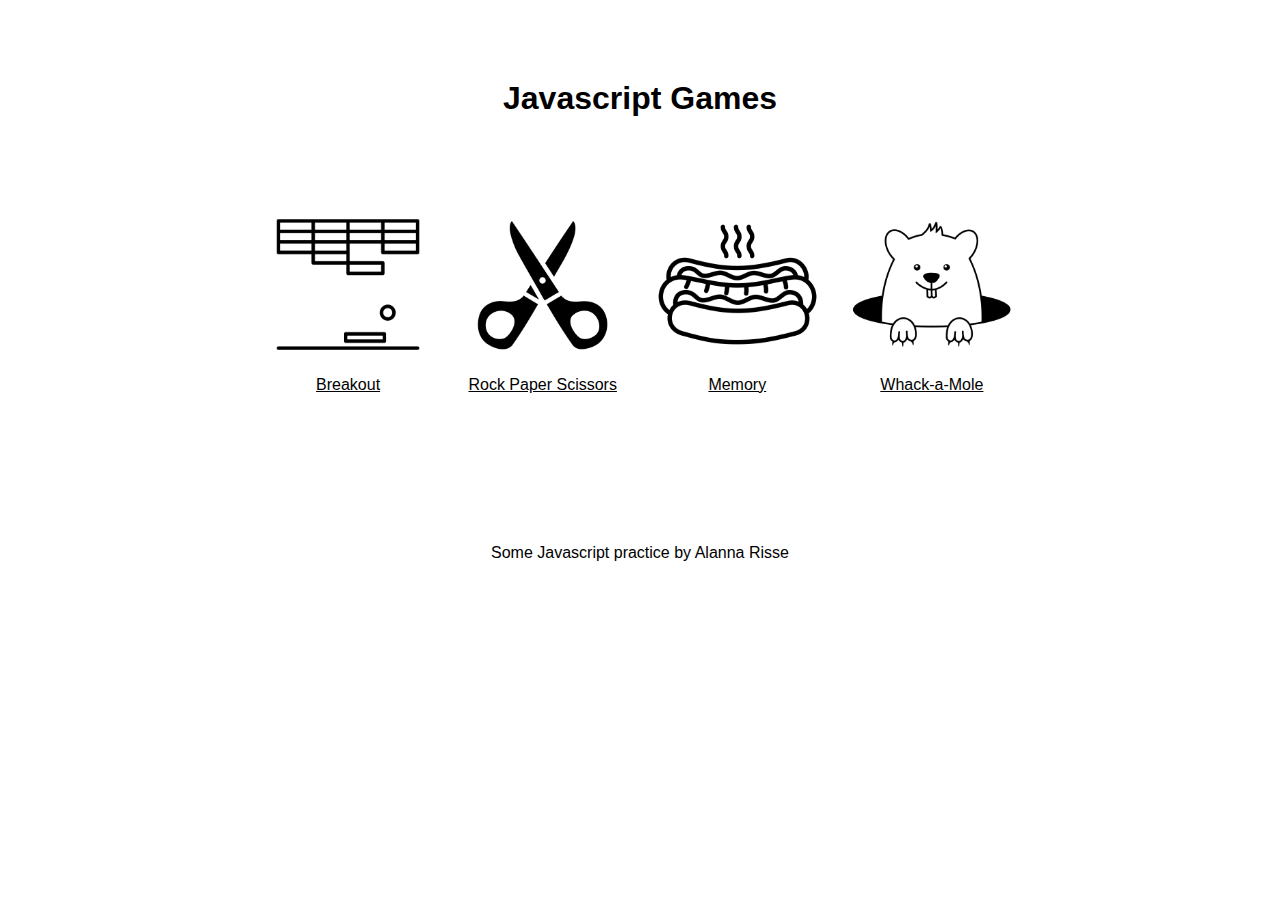
<file: index.html>
<!DOCTYPE html>
<html lang="en">
<head>
  <meta charset="UTF-8">
  <meta name="viewport" content="width=device-width, initial-scale=1.0">
  <title>JS Games</title>
  <style>
    body {
      font-family: 'Gill Sans', 'Gill Sans MT', Calibri, 'Trebuchet MS', sans-serif;
      color: black;
    }
    a {color: black;}
    img {
      width:100%;
    }
    h1 {
      width:60%;
      margin:80px auto;
      text-align:center;
    }
  main {
    width:60%;
    margin:auto;
    display:flex;
    align-items: self-end;
    gap:20px;
    flex-wrap:wrap;
  }
  div {
    flex:20%;
    text-align:center;
  }
  p.by {margin-top:150px;text-align:center;}
  @media screen and (max-width: 768px) {
    main, h1 {
    width:90%;
  }
  main div{flex:45%;}
}
  </style>
</head>
<body>
  <h1>Javascript Games</h1>
  <main>
    
        <div><a href="breakout/index.html"><img src="breakout/images/breakout.png" alt="">Breakout</a></div>
        <div><a href="rock-paper-scissors/index.html"><img src="rock-paper-scissors/images/scissors.png" alt="">Rock Paper Scissors</a></div>
    <div><a href="memory/index.html"><img src="memory/images/hotdog.png" alt="">Memory</a></div>
    <div><a href="whack-a-mole/index.html"><img src="whack-a-mole/images/mole.png" alt="">Whack-a-Mole</a></div>
  </main>
      <p class="by">Some Javascript practice by Alanna Risse</p>

  
</body>
</html>
</file>
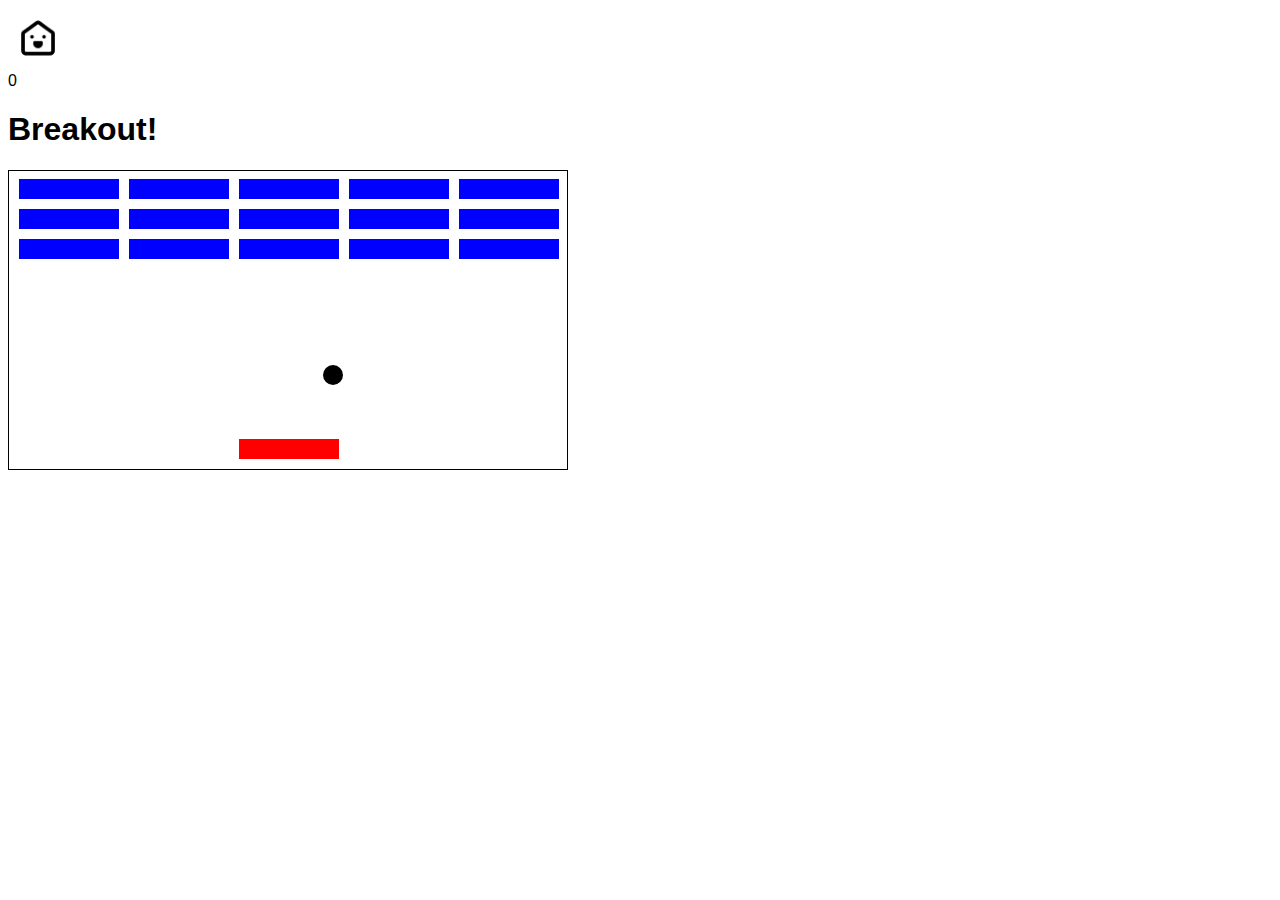
<file: breakout/index.html>
<!DOCTYPE html>
<html lang="en">
<head>
  <meta charset="UTF-8">
  <meta name="viewport" content="width=device-width, initial-scale=1.0">
  <title>Document</title>
  <link rel="stylesheet" href="style.css">
</head>
<body>
  <div class="home"><a href="../index.html"><img src="../home.png"></a></div>
  <div id="score">0</div>
  <main>
    <h1>Breakout!</h1>
    <section class="grid">
    </section>
  </main>
  <script src="app.js"></script>
</body>
</html>
</file>
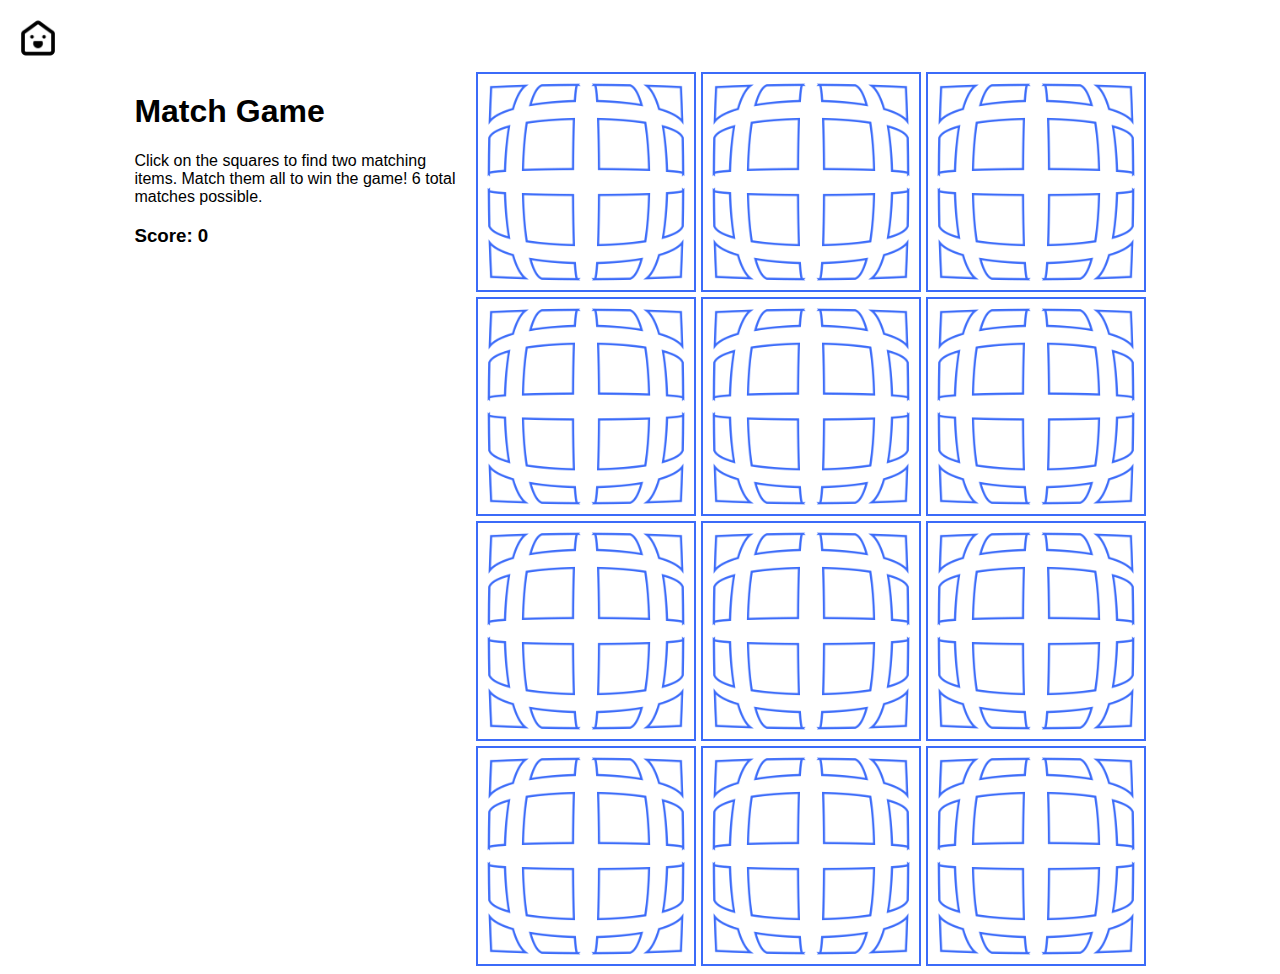
<file: memory/index.html>
<!DOCTYPE html>
<html lang="en">
<head>
  <meta charset="UTF-8">
  <meta name="viewport" content="width=device-width, initial-scale=1.0">
  <title>Memory Game</title>
<link rel="stylesheet" href="style.css"/>
</head>
<body>
<div class="home"><a href="../index.html"><img src="../home.png"></a></div>

<main>
  <div class="left">
  <h1>Match Game</h1>
  <p>Click on the squares to find two matching items. Match them all to win the game! 6 total matches possible.</p>
  <h3>Score: <span id="result">0</span></h3>
  <p id="message">&nbsp;</p>
</div>
<div class="right">
  <div id="grid" class="grid"></div>
</div>
  <audio id="yay">
  <source src="yay.mp3" type="audio/mpeg">
  Your browser does not support the audio element.
</audio>
  <script src="app.js"></script>
</main>  
</body>
</html>
</file>
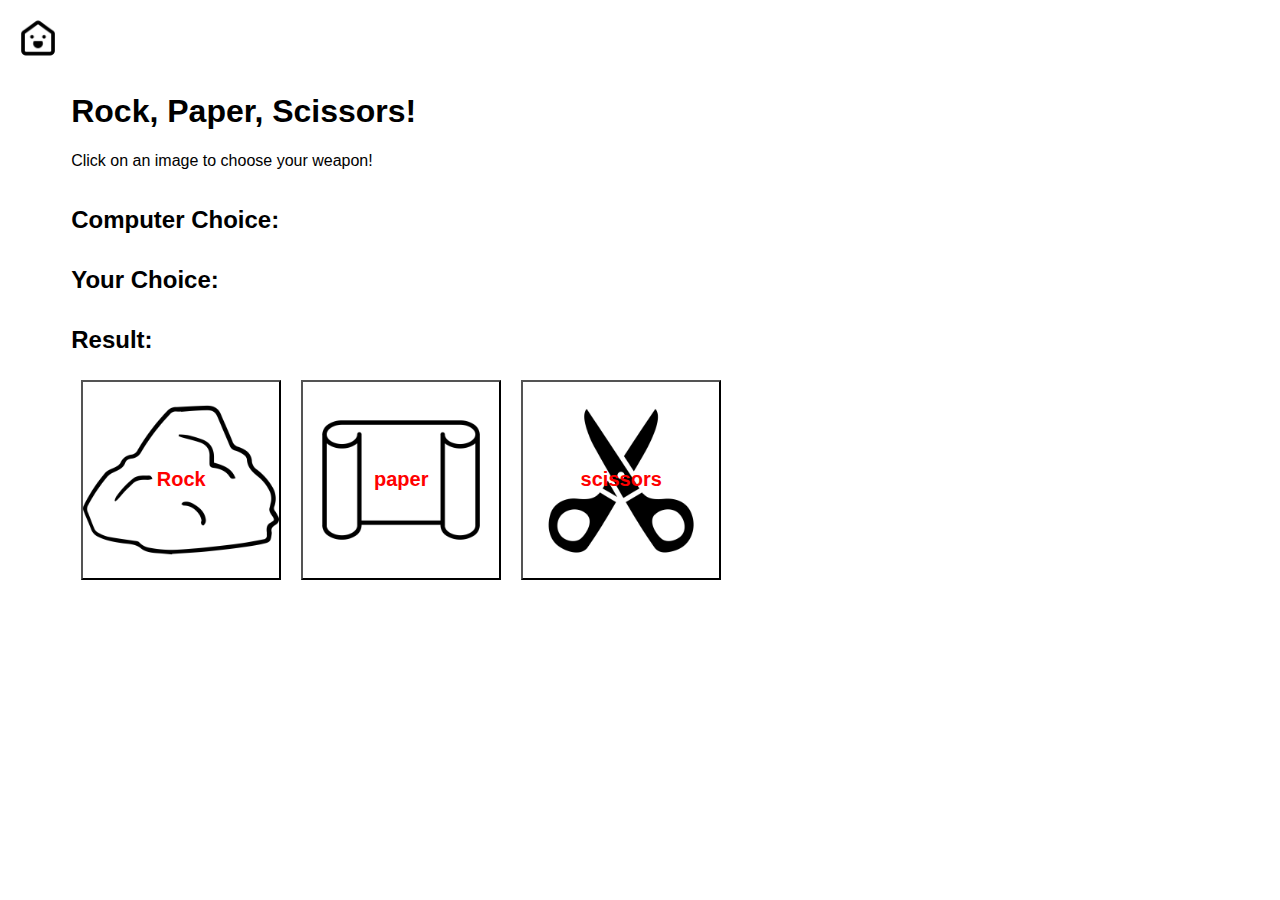
<file: rock-paper-scissors/index.html>
<!DOCTYPE html>
<html lang="en">
<head>
  <meta charset="UTF-8">
  <meta name="viewport" content="width=device-width, initial-scale=1.0">
  <title>Rock Paper Scissors</title>
  <style>

    * {
      box-sizing: border-box;
    }
    span {padding-left:10px;}
    h2 {
      font-size:24px;
      display:flex;
      align-items: center;
      height:60px;
      margin:0;
    }
    p {margin:0 0 20px 0;}
    main {
      width:90%;
      margin:auto;
    }
    body {
      font-family: 'Gill Sans', 'Gill Sans MT', Calibri, 'Trebuchet MS', sans-serif;
    }
  img.small{width:60px; height:60px;}
  button:hover {
    border-color:red;
  }
  #rock { 
    background-image: url('images/rock.png'); 
    background-size:cover;
  }
  #paper { 
    background-image: url('images/paper.png'); 
    background-size:cover;
  }
  button {
    background:none;
    color: red;
    font-weight:bold;
    font-size:20px;
    margin:10px;
    width:200px; 
    height:200px;
  }
  .buttons {
    display:flex;
  }
  #scissors { 

    background-image: url('images/scissors.png'); 
    background-size:cover;
  }
  .home img {width:60px;}
  @media screen and (max-width: 768px) {

  button {
    width:100px; 
    height:100px;
  }
}
  </style>
</head>
<body>
<div class="home"><a href="../index.html"><img src="../home.png"></a></div>

  <main>
    <h1>Rock, Paper, Scissors!</h1>
    <p>Click on an image to choose your weapon!</p>
    <h2>Computer Choice: <span id="computer-choice"></span></h2>
    <h2>Your Choice: <span id="user-choice"></span></h2>
    <h2>Result: <span id="results"></span></h2>
    <div class="buttons">
      <button id="rock">Rock</button>
      <button id="paper">paper</button>
      <button id="scissors">scissors</button>
    </div>
  </main>
  <script src="app.js"></script>
</body>
</html>
</file>
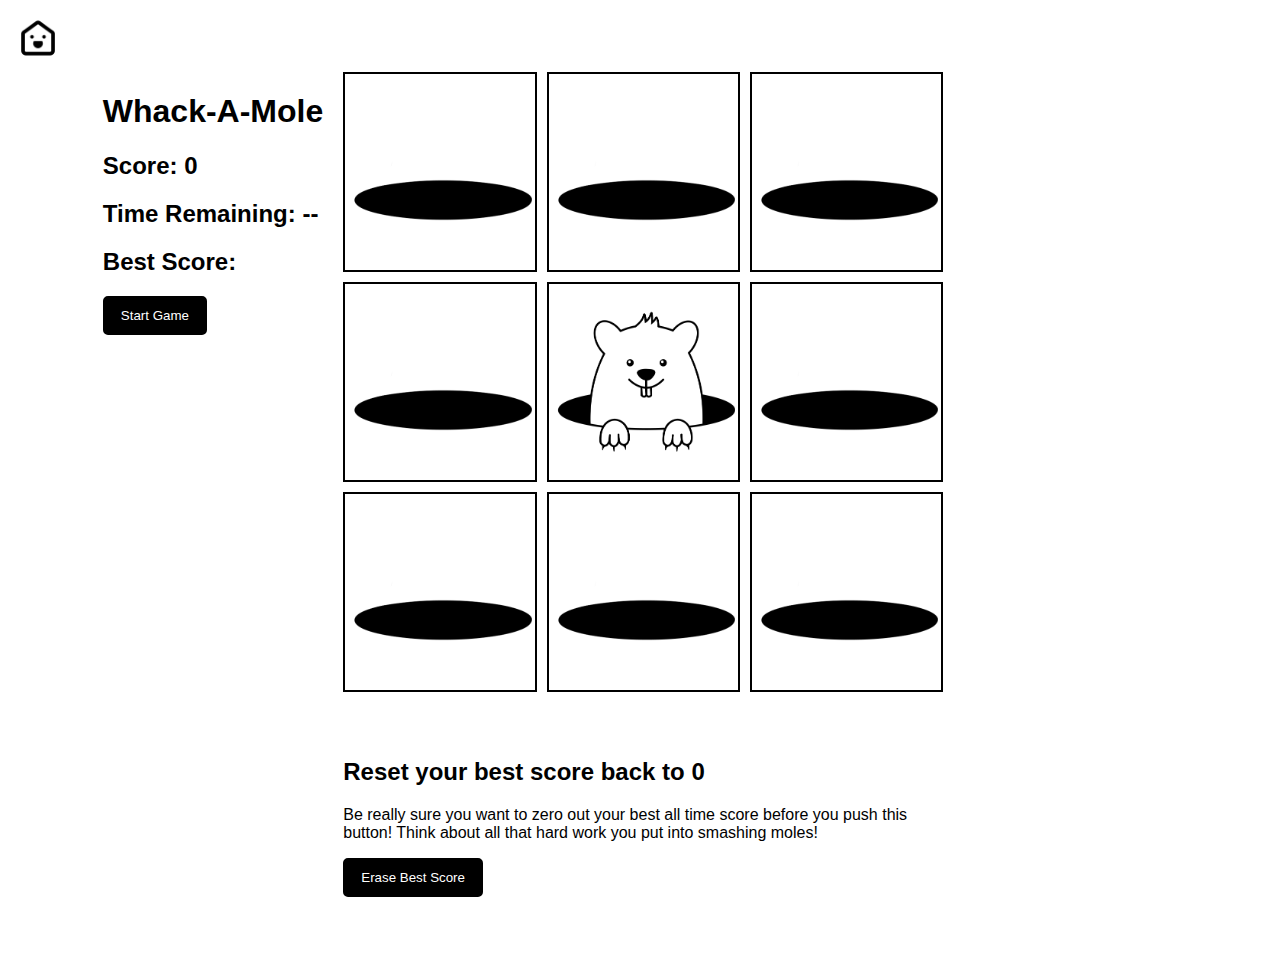
<file: whack-a-mole/index.html>
<!DOCTYPE html>
<html lang="en">
<head>
  <meta charset="UTF-8">
  <meta name="viewport" content="width=device-width, initial-scale=1.0">
  <title>Whack-a-mole!</title>
  <link rel="stylesheet" href="style.css">
</head>
<body>
      <div class="home"><a href="../index.html"><img src="../home.png"></a></div>

  <main>

    <header>
      <div><h1>Whack-A-Mole</h1>
      <h2>Score: <span id="score">0</span></h2>
      <h2>Time Remaining: <span id="time-left">--</span></h2>
      </div>
      <div>
      <h2>Best Score: <span id="best">0</span></h2>
      <button class="start">Start Game</button>
      <p class="announce"></p>
      </div>
    </header>
    <section class="grid">
      <div class="square hole" id="1"></div>
      <div class="square hole" id="2"></div>
      <div class="square hole" id="3"></div>
      <div class="square hole" id="4"></div>
      <div class="square mole start-mole" id="5"></div>
      <div class="square hole" id="6"></div>
      <div class="square hole" id="7"></div>
      <div class="square hole" id="8"></div>
      <div class="square hole" id="9"></div>
<div class="bottom">
    <br><br>
    <h2>Reset your best score back to 0</h2>
    <p class="warn">Be really sure you want to zero out your best all time score before you push this button! Think about all that hard work you put into smashing moles!</p>
    <button class="clear">Erase Best Score</button>
  </div>
    </section>
  </main>
  <audio id="ouchId">
  <source src="ouch.mp3" type="audio/mpeg">
  Your browser does not support the audio element.
</audio>
  <script src="app.js"></script>
</body>
</html>
</file>
<file: breakout/style.css>
* {box-sizing: border-box;}
body {font-family: 'Gill Sans', 'Gill Sans MT', Calibri, 'Trebuchet MS', sans-serif;}
.home img {width:60px;}
.grid {
  display:grid;
  width:560px;
  height:300px;
  border:1px solid black;
  position:relative;
}
.block {
  position:absolute;
  width:100px;
  height:20px;
  background-color:blue;
}

.user {
  position:absolute;
  background-color:red;
  width:100px;
  height:20px;
}
.ball {
  position:absolute;
  width:20px;
  height:20px;
  border-radius:50%;
  background-color:black;
}
</file>
<file: memory/style.css>
* {
  box-sizing: border-box;
}
body {
  font-family: 'Lucida Sans', 'Lucida Sans Regular', 'Lucida Grande', 'Lucida Sans Unicode', Geneva, Verdana, sans-serif;
}
.home {width:60px;}
a {
  color: black;
}
a:hover {
  color: blue;
}
main {
  width:80%;
  margin:auto;
  display:flex;
  gap: 20px;
}
#grid {
  display:grid;
  grid-template-columns: repeat(3,1fr);
  grid-gap:5px;
}
#grid img {
  border:2px solid #3B6BF9;
}
img {width:100%;}

@media screen and (max-width: 768px) {
  main {
    width:90%;
    flex-direction: column;
  }
  #message, h3{ margin-bottom:0;}
}
</file>
<file: whack-a-mole/style.css>
* {
  box-sizing: border-box;
}
img {width:100%;}
body {
  font-family: 'Lucida Sans', 'Lucida Sans Regular', 'Lucida Grande', 'Lucida Sans Unicode', Geneva, Verdana, sans-serif;
}
main {
  width:85%;
  margin:auto;
  display:flex;
  gap:20px;
}

.grid {
  width:600px;
  min-width:600px;
  display:flex;
  flex-wrap:wrap;
  gap: 10px;
  margin-bottom:60px;
}
.square {
  flex:30%;
  border:2px solid black;
  height:200px;
  width:100%;
}
.mole {
  background-image:url('images/mole.png');
  background-size:cover;
}
.hole {
  background-image:url('images/hole.png');
  background-size:cover;
}
.two-col {
  display:flex;
}
.two-col div:first-child {
  flex:2;
}
.two-col div:last-child {
  flex:1;
    margin-top: 2em;
}
button {
  background:black;
  border:2px solid black;
  color: white;
  padding: 10px 16px;
  border-radius: 5px;
}
button:hover, button:active {
background:white;
color: black;
-webkit-tap-highlight-color: #ccc;
}
.home {width:60px;}

@media screen and (max-width: 1024px) {
  main {
    width:95%;
    flex-direction: column;
  }
  h1 {font-size:24px;}
  h2 {font-size:16px;}
  p.warn{font-size:11px;}
  button{font-size:14px;}
}
@media screen and (max-width: 768px) {
  .grid {
    width:400px;
    min-width:400px;
    display:flex;
    flex-wrap:wrap;
    gap: 10px;
    margin-bottom:60px;
  }
  .square {
    flex:30%;
    border:2px solid black;
    height:120px;
    width:100%;
  }

}
</file>
